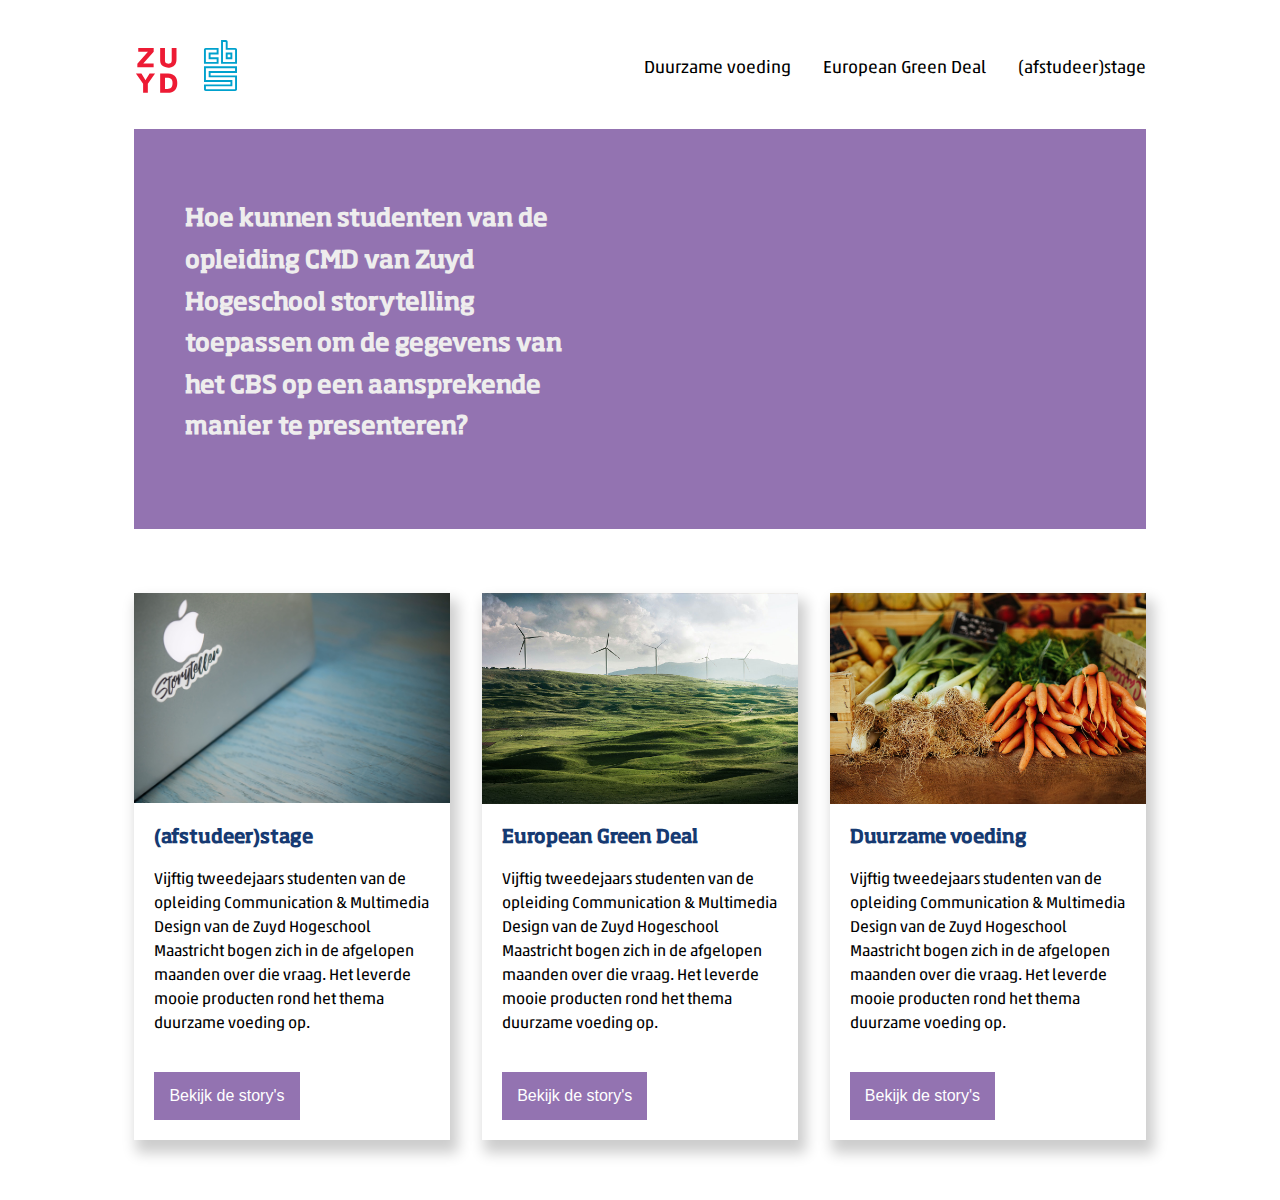
<file: index.html>
<!DOCTYPE html>
<html>
  <head>
    <meta charset="UTF-8" />
    <title>Multimedia stories</title>
    <link rel="stylesheet" href="css/style.css" />
  </head>
  <body>
    <header>
      <div class="menu">
        <nav>
          <ul class="nav-list">
            <li class="nav-item">
              <a href="https://cmdmaastricht.nl/" target="_blank"
                ><img class="logo" src="assets/img/zuyd.svg" alt="logo zuyd" />
              </a>
              <a href="https://www.cbs.nl/" target="_blank"
                ><img class="logocbs" src="assets/img/cbs.svg" alt="logo cbs" />
              </a>
            </li>
            <li class="nav-item">
              <a href="voeding.html">Duurzame voeding</a>
            </li>
            <li class="nav-item">
              <a href="egd.html">European Green Deal</a>
            </li>
            <li class="nav-item">
              <a href="stage.html">(afstudeer)stage</a>
            </li>
          </ul>
        </nav>
      </div>
    </header>

    <main>
      <div class="heroHome">
        <div class="textbox">
          <h2>
            Hoe kunnen studenten van de opleiding CMD van Zuyd Hogeschool
            storytelling toepassen om de gegevens van het CBS op een
            aansprekende manier te presenteren?
          </h2>
        </div>
      </div>

      <div class="container">
        <div class="card">
          <img class="columnimage" src="assets/img/stage.jpg" alt="farm food" />
          <h3>(afstudeer)stage</h3>
          <p>
            Vijftig tweedejaars studenten van de opleiding Communication &
            Multimedia Design van de Zuyd Hogeschool Maastricht bogen zich in de
            afgelopen maanden over die vraag. Het leverde mooie producten rond
            het thema duurzame voeding op.
          </p>
          <a class="button" href="stage.html">Bekijk de story's</a>
        </div>

        <div class="card">
          <img class="columnimage" src="assets/img/egd.jpg" alt="windmill" />
          <h3>European Green Deal</h3>
          <p>
            Vijftig tweedejaars studenten van de opleiding Communication &
            Multimedia Design van de Zuyd Hogeschool Maastricht bogen zich in de
            afgelopen maanden over die vraag. Het leverde mooie producten rond
            het thema duurzame voeding op.
          </p>
          <a class="button" href="egd.html">Bekijk de story's</a>
        </div>

        <div class="card">
          <img class="columnimage" src="assets/img/eten.jpg" alt="farmfood" />
          <h3>Duurzame voeding</h3>
          <p>
            Vijftig tweedejaars studenten van de opleiding Communication &
            Multimedia Design van de Zuyd Hogeschool Maastricht bogen zich in de
            afgelopen maanden over die vraag. Het leverde mooie producten rond
            het thema duurzame voeding op.
          </p>
          <a class="button" href="voeding.html">Bekijk de story's</a>
        </div>
      </div>
    </main>
  </body>
</html>
</file>
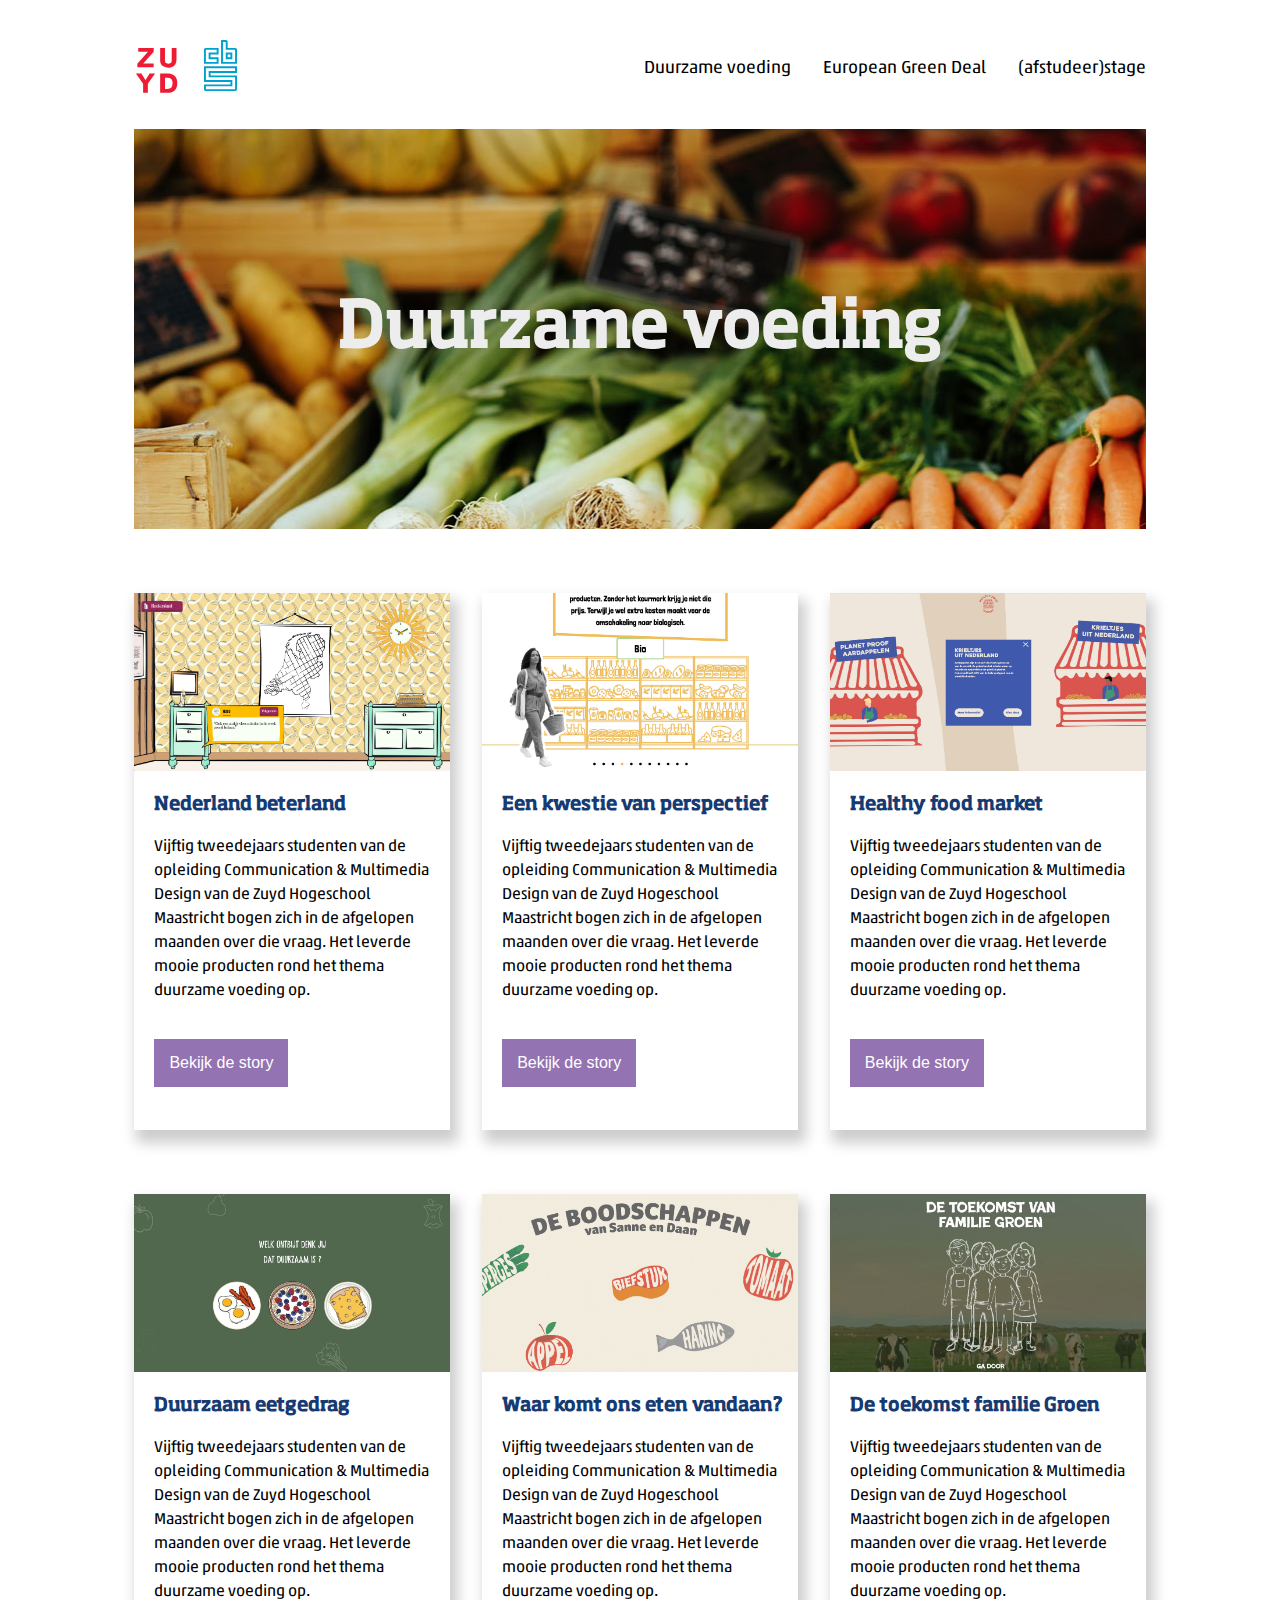
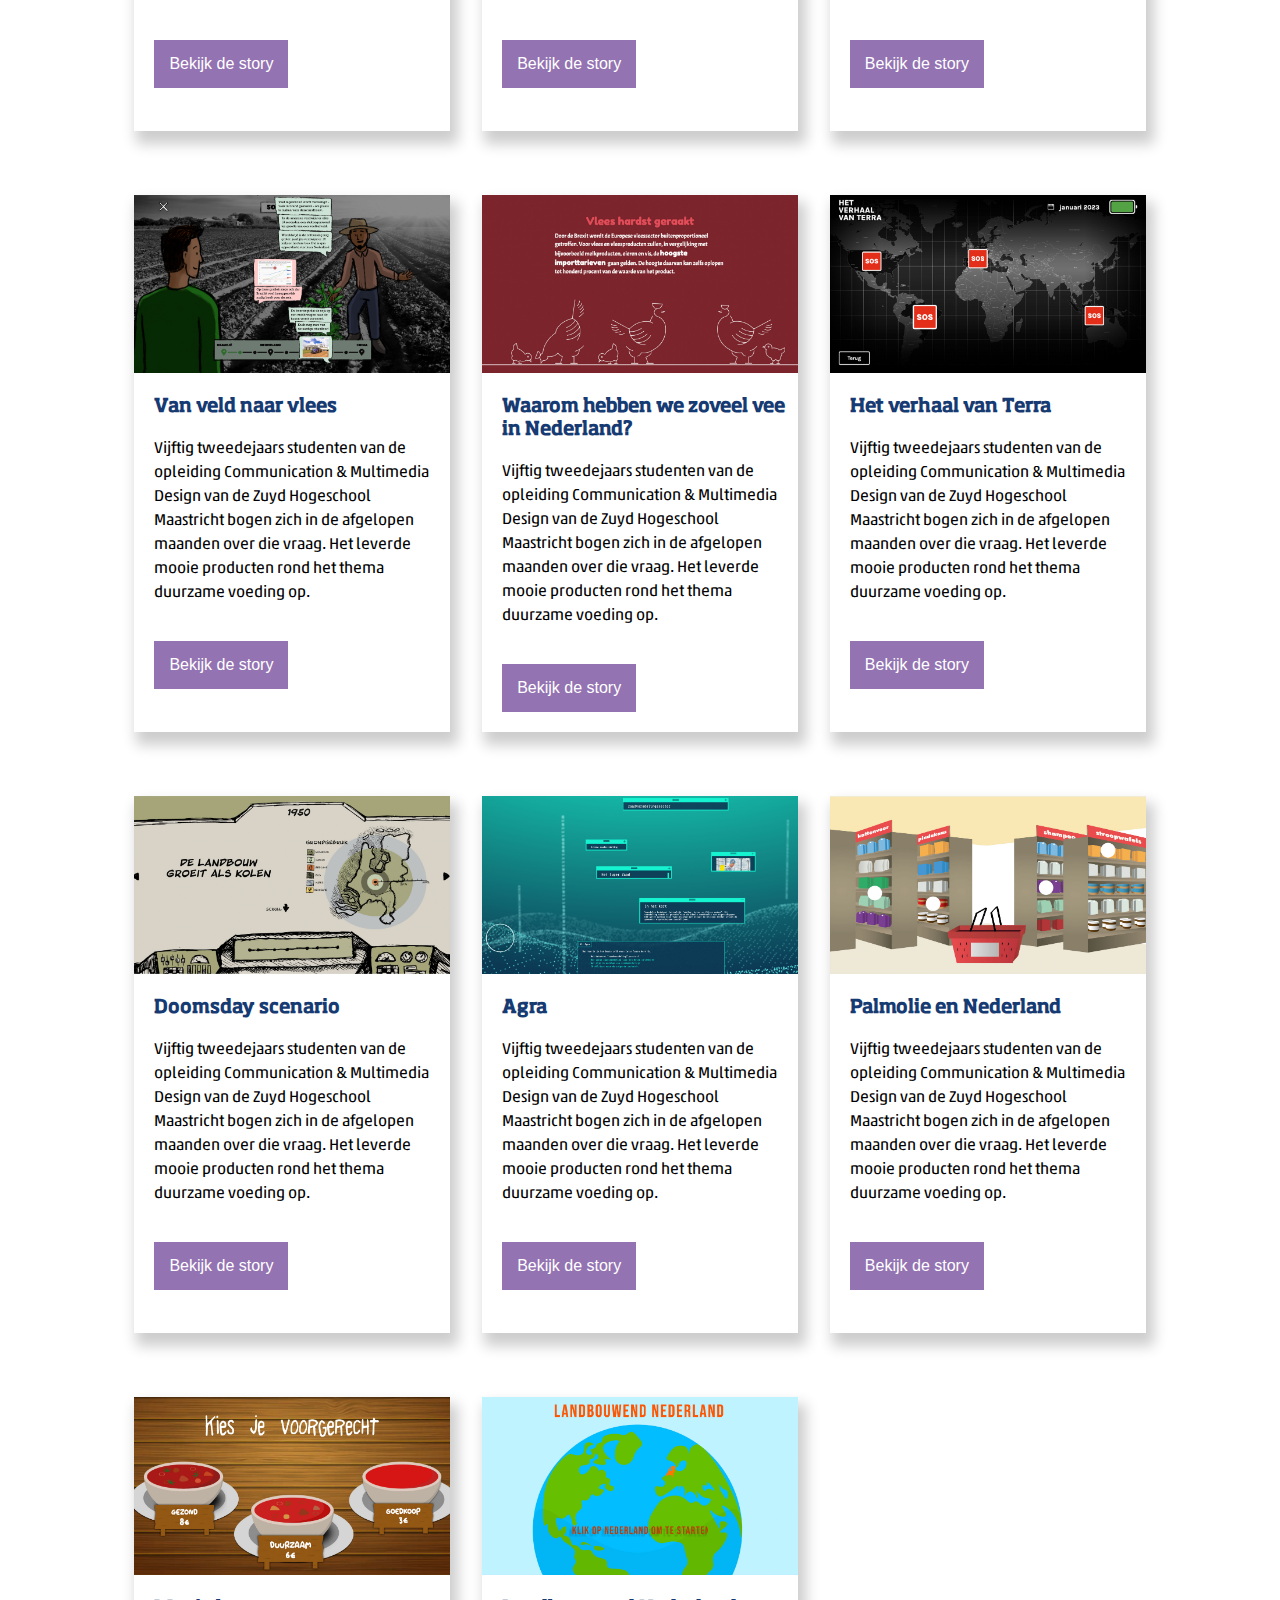
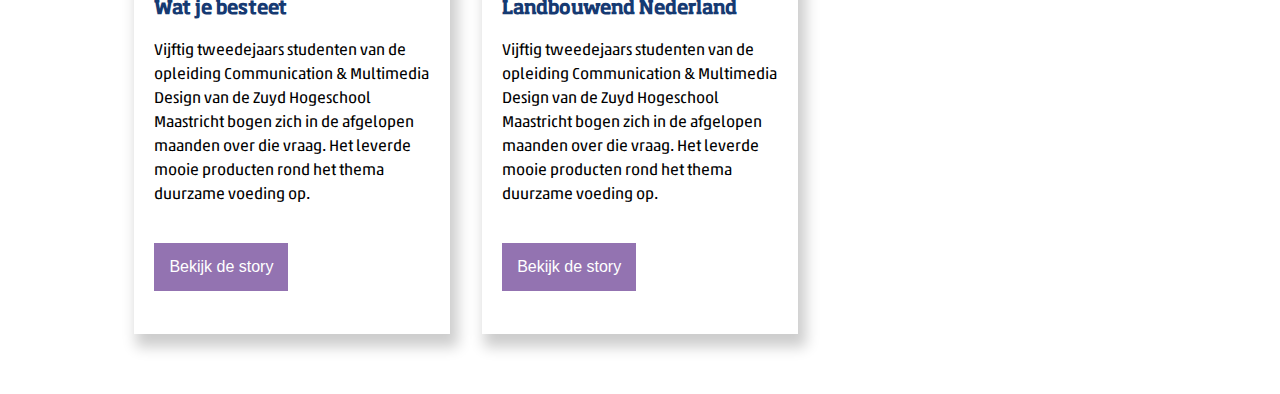
<file: voeding.html>
<!DOCTYPE html>
<html>
  <head>
    <meta charset="UTF-8" />
    <title>Multimedia stories</title>
    <link rel="stylesheet" href="css/style.css" />
  </head>
  <body>
    <header>
      <div class="menu">
        <nav>
          <ul class="nav-list">
            <li class="nav-item">
              <a href="https://cmdmaastricht.nl/" target="_blank"
                ><img class="logo" src="assets/img/zuyd.svg" alt="logo zuyd" />
              </a>
              <a href="https://www.cbs.nl/" target="_blank"
                ><img class="logocbs" src="assets/img/cbs.svg" alt="logo cbs" />
              </a>
            </li>
            <li class="nav-item">
              <a href="voeding.html">Duurzame voeding</a>
            </li>
            <li class="nav-item">
              <a href="egd.html">European Green Deal</a>
            </li>
            <li class="nav-item">
              <a href="stage.html">(afstudeer)stage</a>
            </li>
          </ul>
        </nav>
      </div>
    </header>

    <main>
      <div class="heroVoeding">
        <h1 class="heroTittle">Duurzame voeding</h1>
      </div>

      <div class="container">
        <div class="card">
          <img
            class="columnimage"
            src="assets/voeding/team01.jpg"
            alt="multimediastory"
          />
          <h3>Nederland beterland</h3>
          <p>
            Vijftig tweedejaars studenten van de opleiding Communication &
            Multimedia Design van de Zuyd Hogeschool Maastricht bogen zich in de
            afgelopen maanden over die vraag. Het leverde mooie producten rond
            het thema duurzame voeding op.
          </p>
          <a
            class="button"
            href="https://mia-mms-2223.github.io/team01/"
            target="_blank"
            >Bekijk de story</a
          >
        </div>
        <div class="card">
          <img
            class="columnimage"
            src="assets/voeding/team02.jpg"
            alt="multimediastory"
          />
          <h3>Een kwestie van perspectief</h3>
          <p>
            Vijftig tweedejaars studenten van de opleiding Communication &
            Multimedia Design van de Zuyd Hogeschool Maastricht bogen zich in de
            afgelopen maanden over die vraag. Het leverde mooie producten rond
            het thema duurzame voeding op.
          </p>
          <a
            class="button"
            href="https://mia-mms-2223.github.io/team02/"
            target="_blank"
            >Bekijk de story</a
          >
        </div>
        <div class="card">
          <img
            class="columnimage"
            src="assets/voeding/team03.jpg"
            alt="multimediastory"
          />
          <h3>Healthy food market</h3>
          <p>
            Vijftig tweedejaars studenten van de opleiding Communication &
            Multimedia Design van de Zuyd Hogeschool Maastricht bogen zich in de
            afgelopen maanden over die vraag. Het leverde mooie producten rond
            het thema duurzame voeding op.
          </p>
          <a
            class="button"
            href="https://mia-mms-2223.github.io/team03/"
            target="_blank"
            >Bekijk de story</a
          >
        </div>

        <div class="card">
          <img
            class="columnimage"
            src="assets/voeding/team05.jpg"
            alt="multimediastory"
          />
          <h3>Duurzaam eetgedrag</h3>
          <p>
            Vijftig tweedejaars studenten van de opleiding Communication &
            Multimedia Design van de Zuyd Hogeschool Maastricht bogen zich in de
            afgelopen maanden over die vraag. Het leverde mooie producten rond
            het thema duurzame voeding op.
          </p>
          <a
            class="button"
            href="https://mia-mms-2223.github.io/team05/"
            target="_blank"
            >Bekijk de story</a
          >
        </div>

        <div class="card">
          <img
            class="columnimage"
            src="assets/voeding/team06.jpg"
            alt="multimediastory"
          />
          <h3>Waar komt ons eten vandaan?</h3>
          <p>
            Vijftig tweedejaars studenten van de opleiding Communication &
            Multimedia Design van de Zuyd Hogeschool Maastricht bogen zich in de
            afgelopen maanden over die vraag. Het leverde mooie producten rond
            het thema duurzame voeding op.
          </p>
          <a
            class="button"
            href="https://mia-mms-2223.github.io/team06/"
            target="_blank"
            >Bekijk de story</a
          >
        </div>

        <div class="card">
          <img
            class="columnimage"
            src="assets/voeding/team07.jpg"
            alt="multimediastory"
          />
          <h3>De toekomst familie Groen</h3>
          <p>
            Vijftig tweedejaars studenten van de opleiding Communication &
            Multimedia Design van de Zuyd Hogeschool Maastricht bogen zich in de
            afgelopen maanden over die vraag. Het leverde mooie producten rond
            het thema duurzame voeding op.
          </p>
          <a
            class="button"
            href="https://mia-mms-2223.github.io/team07/"
            target="_blank"
            >Bekijk de story</a
          >
        </div>

        <div class="card">
          <img
            class="columnimage"
            src="assets/voeding/team08.jpg"
            alt="multimediastory"
          />
          <h3>Van veld naar vlees</h3>
          <p>
            Vijftig tweedejaars studenten van de opleiding Communication &
            Multimedia Design van de Zuyd Hogeschool Maastricht bogen zich in de
            afgelopen maanden over die vraag. Het leverde mooie producten rond
            het thema duurzame voeding op.
          </p>
          <a
            class="button"
            href="https://mia-mms-2223.github.io/team08/"
            target="_blank"
            >Bekijk de story</a
          >
        </div>

        <div class="card">
          <img
            class="columnimage"
            src="assets/voeding/team09.jpg"
            alt="multimediastory"
          />
          <h3>Waarom hebben we zoveel vee in Nederland?</h3>
          <p>
            Vijftig tweedejaars studenten van de opleiding Communication &
            Multimedia Design van de Zuyd Hogeschool Maastricht bogen zich in de
            afgelopen maanden over die vraag. Het leverde mooie producten rond
            het thema duurzame voeding op.
          </p>
          <a
            class="button"
            href="https://mia-mms-2223.github.io/team09/"
            target="_blank"
            >Bekijk de story</a
          >
        </div>

        <div class="card">
          <img
            class="columnimage"
            src="assets/voeding/team11.jpg"
            alt="multimediastory"
          />
          <h3>Het verhaal van Terra</h3>
          <p>
            Vijftig tweedejaars studenten van de opleiding Communication &
            Multimedia Design van de Zuyd Hogeschool Maastricht bogen zich in de
            afgelopen maanden over die vraag. Het leverde mooie producten rond
            het thema duurzame voeding op.
          </p>
          <a
            class="button"
            href="https://mia-mms-2223.github.io/team11/"
            target="_blank"
            >Bekijk de story</a
          >
        </div>

        <div class="card">
          <img
            class="columnimage"
            src="assets/voeding/team12.jpg"
            alt="multimediastory"
          />
          <h3>Doomsday scenario</h3>
          <p>
            Vijftig tweedejaars studenten van de opleiding Communication &
            Multimedia Design van de Zuyd Hogeschool Maastricht bogen zich in de
            afgelopen maanden over die vraag. Het leverde mooie producten rond
            het thema duurzame voeding op.
          </p>
          <a
            class="button"
            href="https://mia-mms-2223.github.io/team12"
            target="_blank"
            >Bekijk de story</a
          >
        </div>

        <div class="card">
          <img
            class="columnimage"
            src="assets/voeding/team13.jpg"
            alt="multimediastory"
          />
          <h3>Agra</h3>
          <p>
            Vijftig tweedejaars studenten van de opleiding Communication &
            Multimedia Design van de Zuyd Hogeschool Maastricht bogen zich in de
            afgelopen maanden over die vraag. Het leverde mooie producten rond
            het thema duurzame voeding op.
          </p>
          <a
            class="button"
            href="https://mia-mms-2223.github.io/team13"
            target="_blank"
            >Bekijk de story</a
          >
        </div>

        <div class="card">
          <img
            class="columnimage"
            src="assets/voeding/team14.jpg"
            alt="strawberry"
          />
          <h3>Palmolie en Nederland</h3>
          <p>
            Vijftig tweedejaars studenten van de opleiding Communication &
            Multimedia Design van de Zuyd Hogeschool Maastricht bogen zich in de
            afgelopen maanden over die vraag. Het leverde mooie producten rond
            het thema duurzame voeding op.
          </p>
          <a
            class="button"
            href="https://mia-mms-2223.github.io/team14"
            target="_blank"
            >Bekijk de story</a
          >
        </div>

        <div class="card">
          <img
            class="columnimage"
            src="assets/voeding/team15.jpg"
            alt="strawberry"
          />
          <h3>Wat je besteet</h3>
          <p>
            Vijftig tweedejaars studenten van de opleiding Communication &
            Multimedia Design van de Zuyd Hogeschool Maastricht bogen zich in de
            afgelopen maanden over die vraag. Het leverde mooie producten rond
            het thema duurzame voeding op.
          </p>
          <a
            class="button"
            href="https://mia-mms-2223.github.io/team15"
            target="_blank"
            >Bekijk de story</a
          >
        </div>

        <div class="card">
          <img
            class="columnimage"
            src="assets/voeding/team16.jpg"
            alt="strawberry"
          />
          <h3>Landbouwend Nederland</h3>
          <p>
            Vijftig tweedejaars studenten van de opleiding Communication &
            Multimedia Design van de Zuyd Hogeschool Maastricht bogen zich in de
            afgelopen maanden over die vraag. Het leverde mooie producten rond
            het thema duurzame voeding op.
          </p>
          <a
            class="button"
            href="https://mia-mms-2223.github.io/team16"
            target="_blank"
            >Bekijk de story</a
          >
        </div>
      </div>
    </main>
  </body>
</html>
</file>
<file: css/style.css>
@font-face {
  font-family: akko;
  src: url(../assets/fonts/akko.otf);
}

@font-face {
  font-family: soho;
  src: url(../assets/fonts/soho.otf);
}

/* menu begin */
.menu {
  width: 80%;
  max-width: 1200px;

  margin: 0 auto;
}

.logo {
  width: 45px;
  height: 45px;
}

.logocbs {
  width: 55px;
  height: 55px;
  margin-left: 10px;
}

.nav-list {
  margin: 0 auto;
  background: white;
  padding: 30px 0;
  display: flex;
  justify-content: flex-end;
  align-items: center;
}

a {
  font-family: akko, sans-serif;
  font-size: 1.1rem;
  text-decoration: none;
  color: black;
}
.nav-item {
  list-style: none;
  margin-right: 2rem;
}

.nav-item a:hover {
  color: #9373b1;
}

.nav-item:first-child {
  margin-right: auto;
}

.nav-item:last-child {
  margin-right: 0;
}

/* menu eind */

/* text */
h1 {
  color: #eeeded;
  font-family: soho, sans-serif;
  font-size: 4rem;
  text-align: center;
}

h2 {
  color: #eeeded;
  font-family: soho, sans-serif;
  font-size: 1.5rem;
  font-style: normal;
  line-height: 2.6rem;
}

h3 {
  font-family: soho, sans-serif;
  color: #163a72;
  padding: 0 0 0 20px;
}

p {
  font-family: akko, sans-serif;
  font-size: 1rem;
  font-weight: 400;
  line-height: 1.5rem;
  padding: 0 20px 0 20px;
}

/* text eind */

main {
  width: 80%;
  max-width: 1200px;
  margin: 0 auto;
  margin-bottom: 60px;
}

.container {
  display: grid;
  grid-gap: 2rem;
  grid-template-columns: repeat(auto-fit, minmax(300px, 1fr));
  grid-auto-rows: minmax(150px, 1fr);
  grid-auto-flow: dense;
}

.heroHome {
  width: 100%;
  max-width: 1200px;
  height: 400px;
  background-color: #9373b1;
  margin: 0 auto;
  margin-bottom: 2rem;
}

.heroVoeding {
  width: 100%;
  max-width: 1200px;
  height: 400px;
  background-image: url(/assets/img/eten.jpg);
  background-color: #9373b1;
  margin: 0 auto;
  margin-bottom: 2rem;
  display: grid;
  align-items: center;
}

.textbox {
  width: 40%;
  text-align: left;
  display: inline-block;
  margin-left: 5%;
  margin-top: 5%;
}

.card {
  margin-top: 2rem;
  background-color: white;
  -webkit-box-shadow: 5px 10px 13px 3px rgba(0, 0, 0, 0.2);
  box-shadow: 5px 10px 13px 3px rgba(0, 0, 0, 0.2);
}

.columnimage {
  width: 100%;
  overflow: hidden;
}

.button {
  font-family: AkkoW01-Regular, sans-serif;
  font-size: 1rem;
  text-decoration: none;
  color: #163a72;
  padding: 15px;
  margin: 20px 0 20px 20px;
  background-color: #9373b1;
  color: white;
  display: inline-block;
}
</file>
